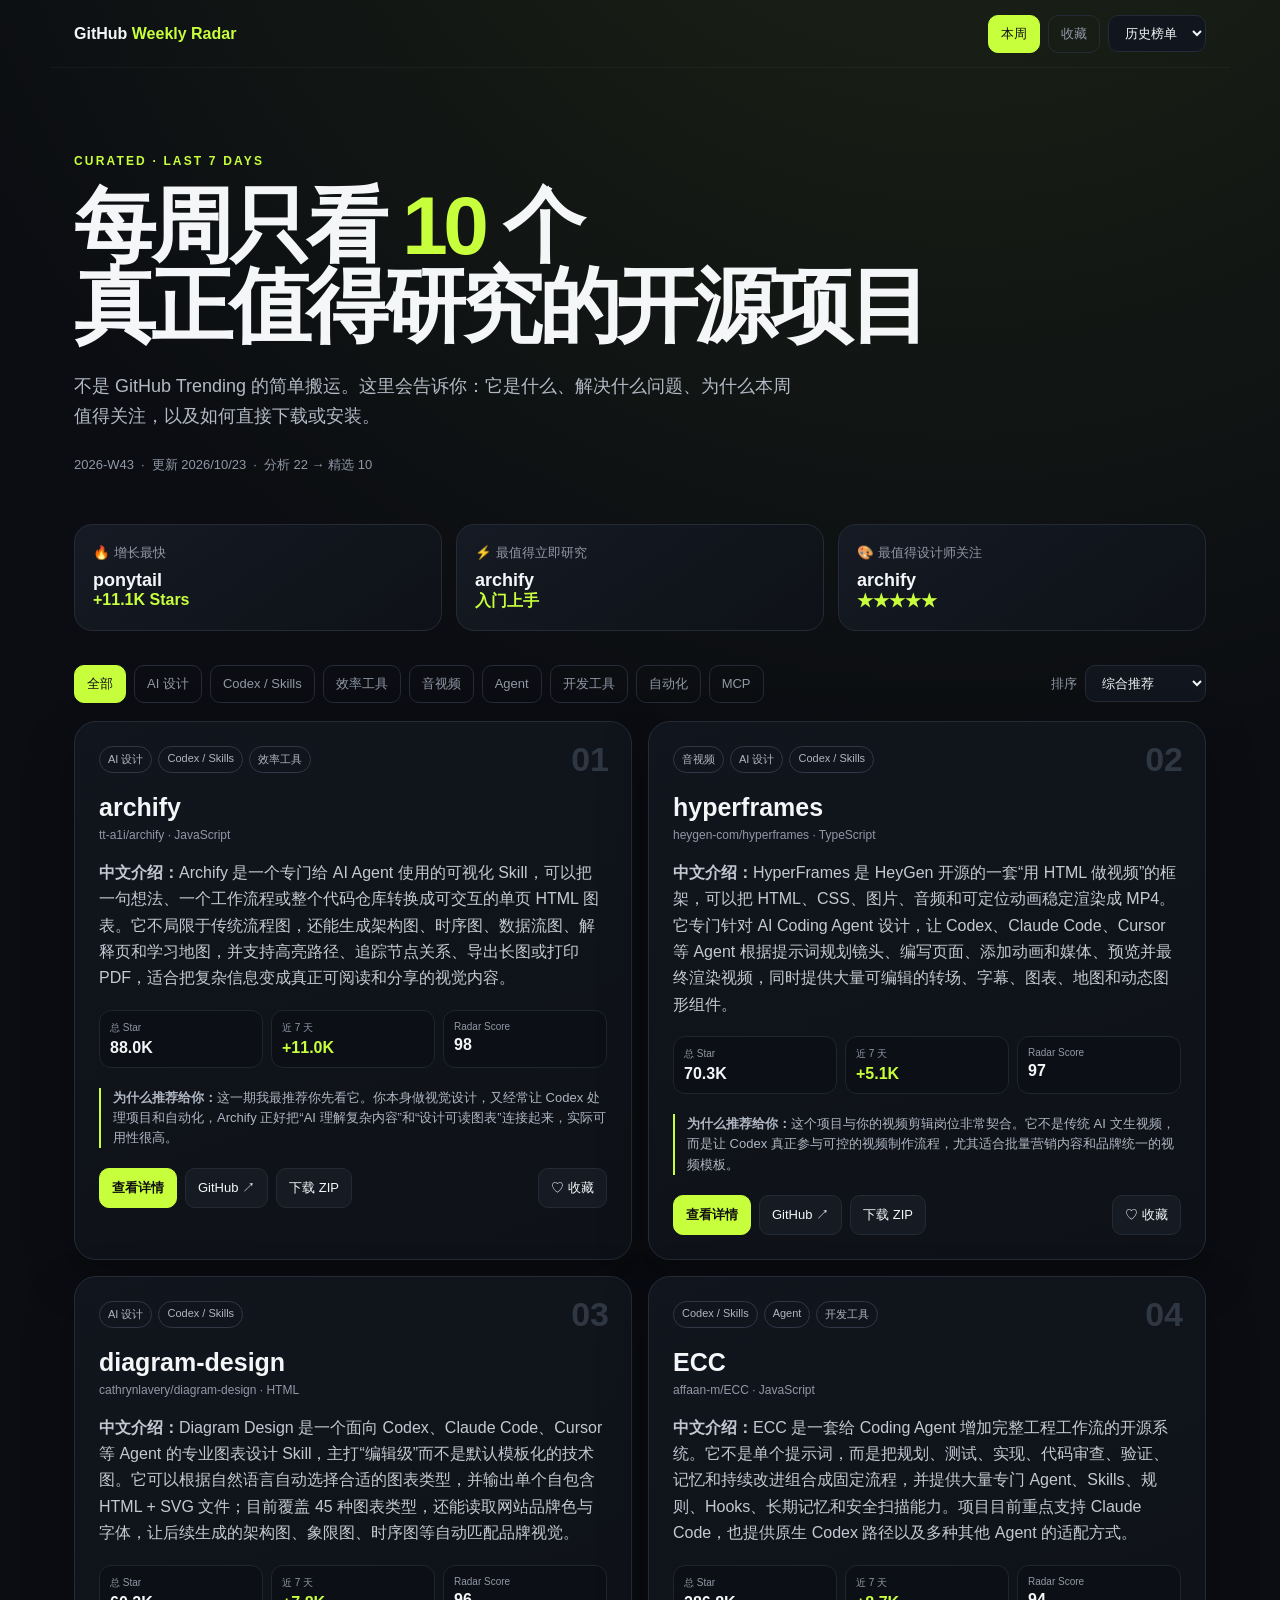
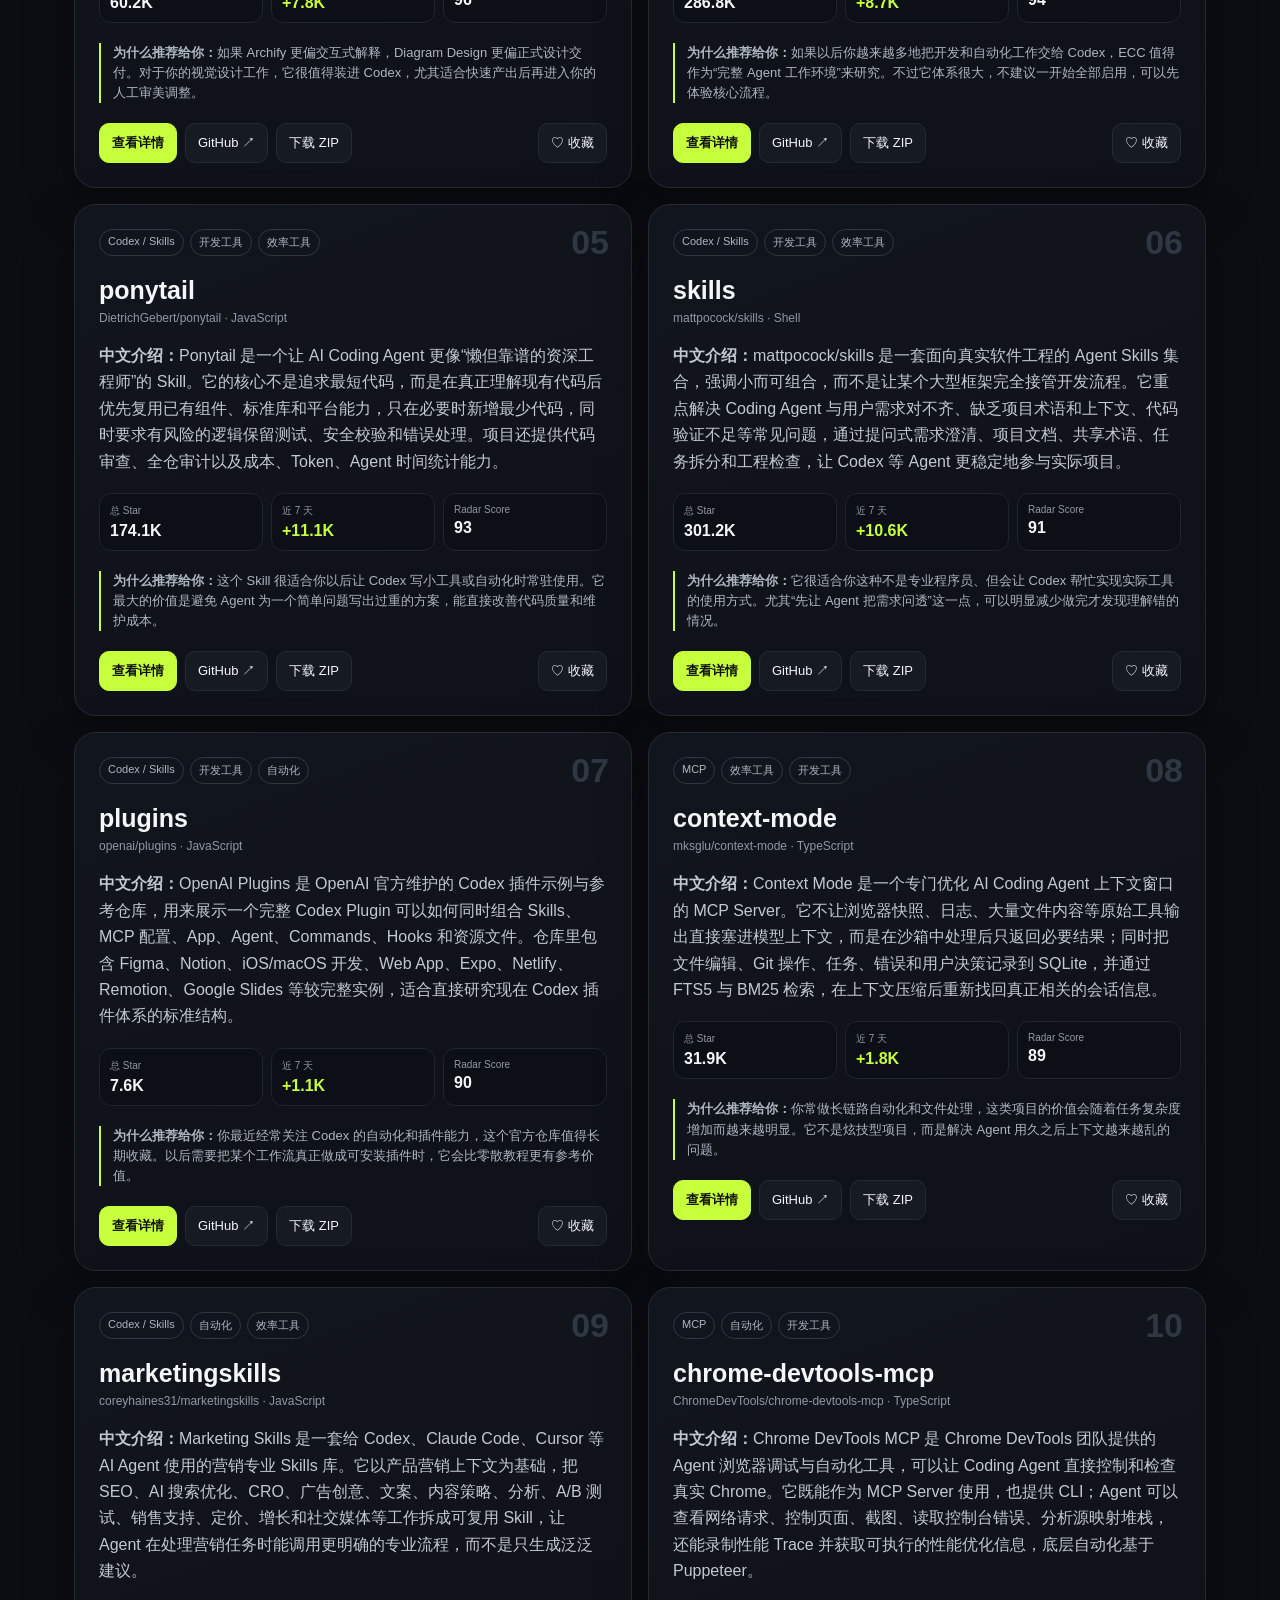
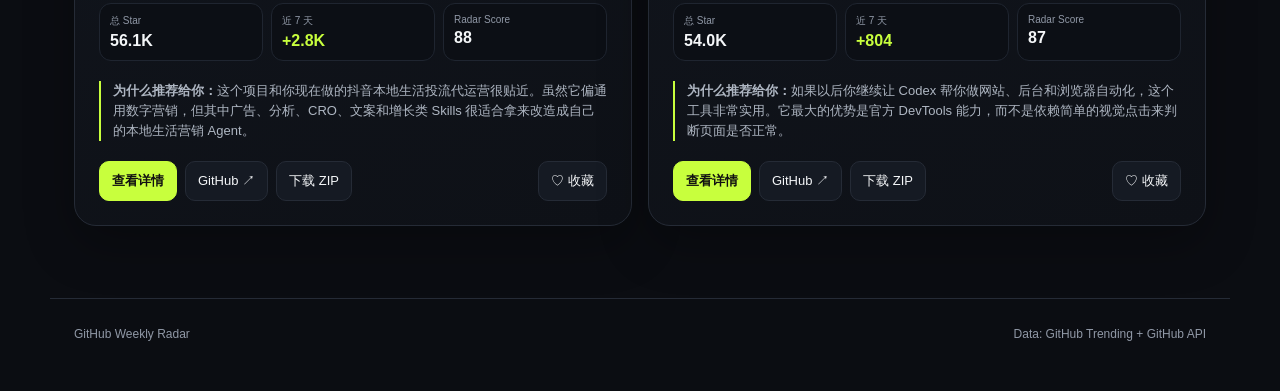
<file: site/index.html>
<!doctype html>
<html lang="zh-CN">
<head>
  <meta charset="utf-8" />
  <meta name="viewport" content="width=device-width, initial-scale=1" />
  <meta name="theme-color" content="#0b0d12" />
  <title>GitHub Weekly Radar</title>
  <meta name="description" content="每周只精选 10 个真正值得研究、下载和使用的 GitHub 项目。" />
  <link rel="manifest" href="manifest.webmanifest" />
  <link rel="icon" href="favicon.svg" type="image/svg+xml" />
  <link rel="stylesheet" href="styles.css" />
</head>
<body>
  <header class="topbar">
    <a class="brand" href="#">GitHub <span>Weekly Radar</span></a>
    <nav>
      <button class="nav-btn active" data-view="latest">本周</button>
      <button class="nav-btn" data-view="favorites">收藏</button>
      <select id="archiveSelect" aria-label="历史榜单"><option value="">历史榜单</option></select>
    </nav>
  </header>
  <main>
    <section class="hero">
      <div class="eyebrow">CURATED · LAST 7 DAYS</div>
      <h1>每周只看 <em>10</em> 个<br/>真正值得研究的开源项目</h1>
      <p>不是 GitHub Trending 的简单搬运。这里会告诉你：它是什么、解决什么问题、为什么本周值得关注，以及如何直接下载或安装。</p>
      <div class="hero-meta"><span id="periodLabel">—</span><span class="dot">·</span><span id="updatedLabel">—</span><span class="dot">·</span><span id="countLabel">—</span></div>
    </section>
    <section class="spotlights" id="spotlights"></section>
    <section class="controls"><div class="filters" id="filters"></div><div class="sort-wrap"><label for="sortSelect">排序</label><select id="sortSelect"><option value="rank">综合推荐</option><option value="weekly">本周 Star</option><option value="score">Radar Score</option></select></div></section>
    <section class="grid" id="projectGrid"></section>
    <section class="empty" id="emptyState" hidden>当前没有符合筛选条件的项目。</section>
  </main>
  <dialog id="detailDialog"><button class="dialog-close" id="dialogClose" aria-label="关闭">×</button><div id="dialogContent"></div></dialog>
  <footer><span>GitHub Weekly Radar</span><span>Data: GitHub Trending + GitHub API</span></footer>
  <script src="app.js"></script>
</body>
</html>
</file>
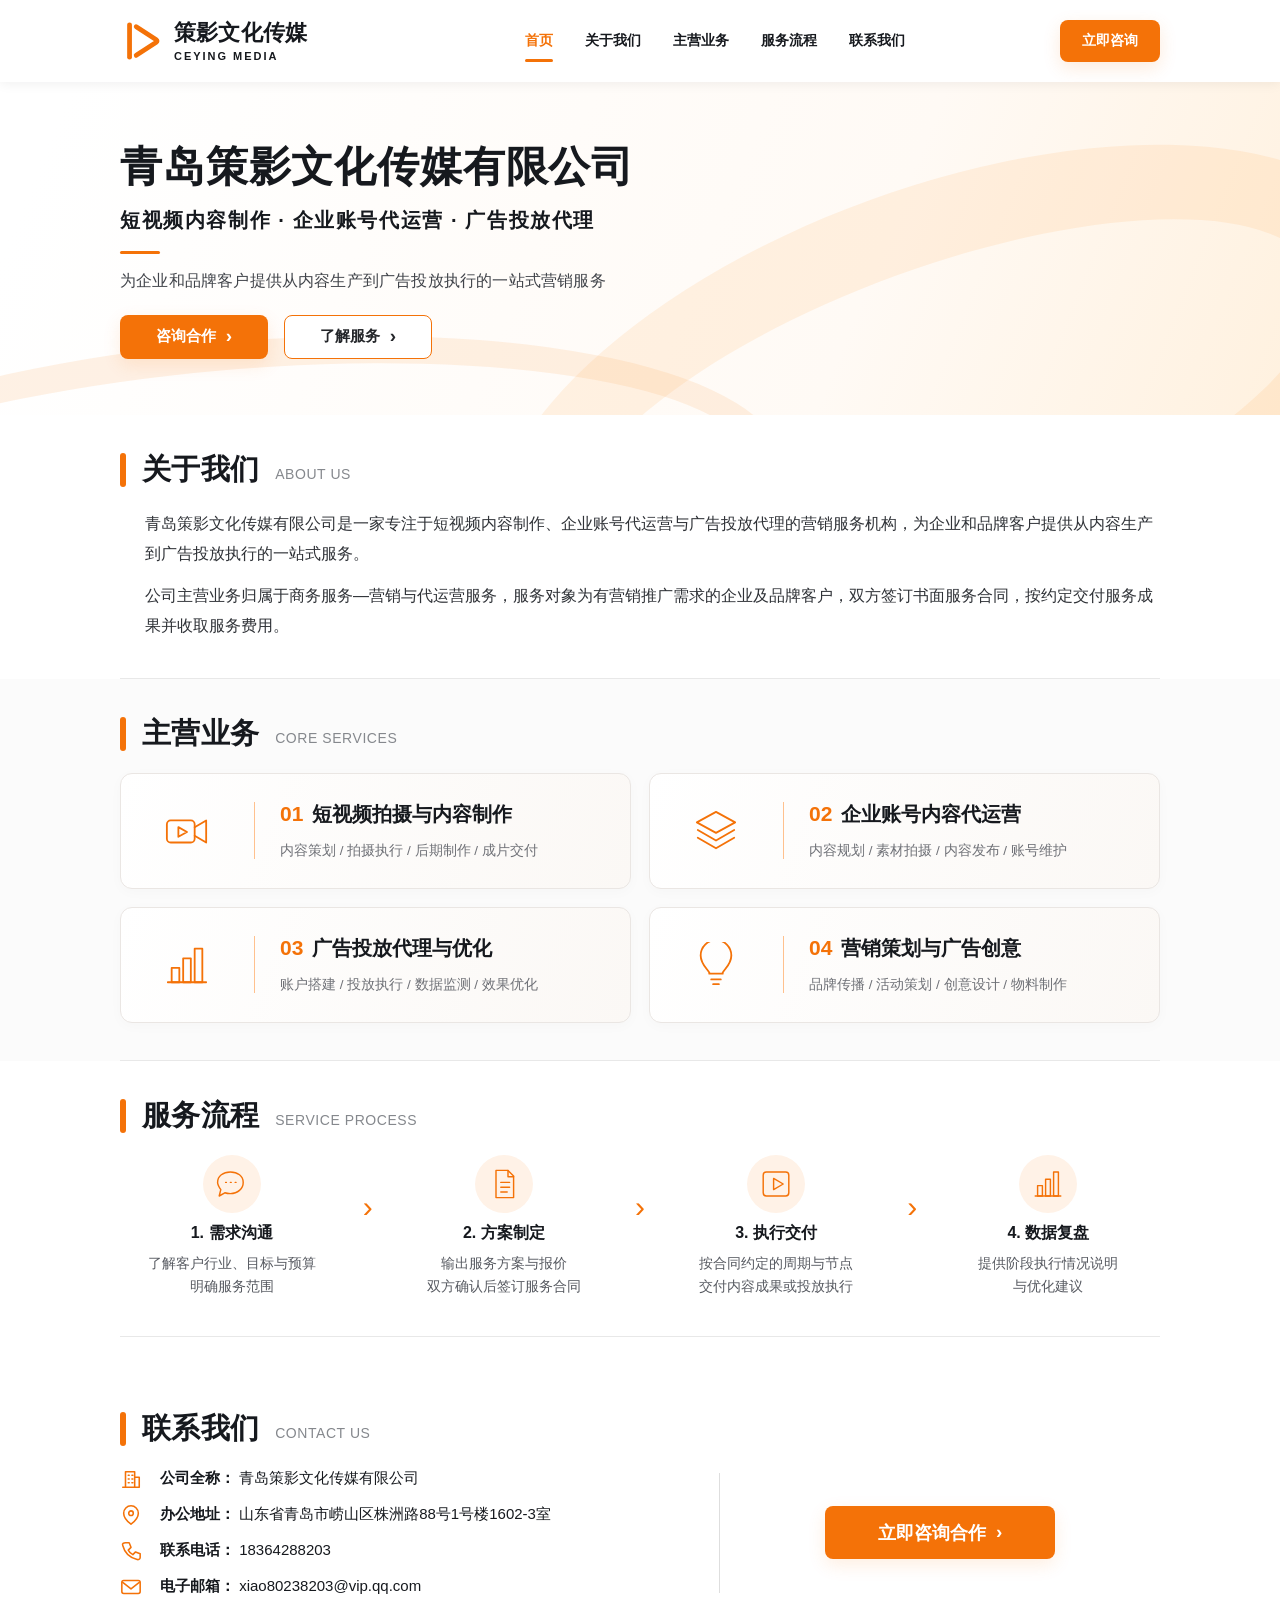
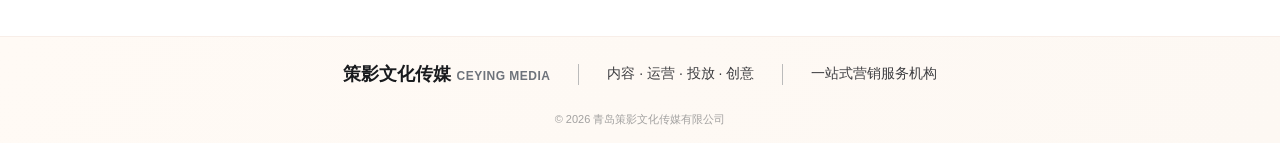
<file: site/ceying/index.html>
<!doctype html>
<html lang="zh-CN">
<head>
  <meta charset="UTF-8">
  <meta name="viewport" content="width=1100">
  <meta name="description" content="青岛策影文化传媒有限公司专注短视频内容制作、企业账号内容代运营、广告投放代理与优化，提供从内容生产到广告投放执行的一站式营销服务。">
  <meta name="theme-color" content="#ffffff">
  <title>青岛策影文化传媒有限公司｜短视频内容制作 · 账号代运营 · 广告投放</title>
  <style>
    :root { --orange:#f47208; --orange-dark:#e45e00; --ink:#16191e; --muted:#777b83; --line:#ebebeb; --panel:#faf9f7; --max:1040px; }
    * { box-sizing:border-box; }
    html { scroll-behavior:smooth; scroll-padding-top:105px; }
    body { margin:0; min-width:1100px; background:#fff; color:var(--ink); font-family:-apple-system,BlinkMacSystemFont,"PingFang SC","Microsoft YaHei","Noto Sans CJK SC",sans-serif; -webkit-font-smoothing:antialiased; }
    a { color:inherit; text-decoration:none; }
    button { font:inherit; }
    .container { width:var(--max); margin:auto; }
    .header { position:sticky; top:0; z-index:30; height:82px; background:rgba(255,255,255,.97); box-shadow:0 1px 12px rgba(22,25,30,.07); }
    .header-inner { height:100%; display:flex; align-items:center; justify-content:space-between; gap:28px; }
    .logo { display:flex; align-items:center; gap:12px; min-width:250px; }
    .brand-icon { width:42px; height:42px; flex:none; }
    .logo-text { display:flex; flex-direction:column; line-height:1.14; }
    .logo-text strong { font-weight:900; font-size:22px; letter-spacing:.01em; }
    .logo-text small { font-size:11px; font-weight:700; letter-spacing:.18em; margin-top:5px; }
    .nav { display:flex; height:100%; align-items:center; gap:32px; font-size:14px; font-weight:700; }
    .nav a { height:100%; display:flex; align-items:center; position:relative; transition:color .18s; }
    .nav a:hover,.nav a.active { color:var(--orange); }
    .nav a.active:after { content:""; position:absolute; left:0; right:0; bottom:20px; height:3px; border-radius:3px; background:var(--orange); }
    .top-cta { display:inline-flex; align-items:center; justify-content:center; background:var(--orange); color:#fff; border-radius:8px; font-weight:750; padding:12px 22px; font-size:14px; white-space:nowrap; box-shadow:0 6px 18px rgba(244,114,8,.14); transition:background .18s,transform .18s; }
    .top-cta:hover,.btn-primary:hover { background:var(--orange-dark); transform:translateY(-1px); }
    .hero { height:333px; position:relative; background:linear-gradient(112deg,#ffffff 5%,#fffaf5 67%,#fff1df 100%); overflow:hidden; }
    .hero:before { content:""; position:absolute; width:790px; height:285px; right:-140px; top:105px; border:80px solid rgba(255,165,69,.13); border-radius:50%; transform:rotate(-20deg); }
    .hero:after { content:""; position:absolute; width:1050px; height:285px; left:-320px; top:260px; border:28px solid rgba(248,173,100,.17); border-radius:50%; transform:rotate(-5deg); }
    .hero-inner { position:relative; z-index:1; padding-top:58px; }
    h1 { font-size:42px; line-height:1.3; margin:0 0 12px; letter-spacing:.02em; font-weight:900; }
    .hero-sub { font-size:20px; font-weight:750; letter-spacing:.08em; margin:0 0 14px; }
    .hero-line { height:3px; width:40px; background:var(--orange); border-radius:5px; margin:17px 0; }
    .hero-desc { margin:0 0 23px; font-size:16px; color:#41444a; letter-spacing:.012em; }
    .actions { display:flex; gap:16px; }
    .btn { display:inline-flex; align-items:center; justify-content:center; gap:10px; padding:12px 27px; min-width:148px; height:44px; font-size:15px; border-radius:8px; font-weight:700; transition:background .18s,transform .18s; }
    .btn-primary { background:var(--orange); color:#fff; box-shadow:0 6px 18px rgba(244,114,8,.12); }
    .btn-outline { color:#24262a; border:1.5px solid var(--orange); background:#fff; }
    .btn-outline:hover { background:#fff3e9; }
    .arrow { font-size:19px; line-height:0; transform:translateY(-1px); }
    section { scroll-margin-top:98px; }
    .section-block { padding:35px 0 37px; border-bottom:1px solid #e8e8e8; }
    .section-head { display:flex; align-items:baseline; gap:16px; margin:0 0 19px; }
    .section-head:before { content:""; align-self:center; width:6px; height:34px; flex:none; background:var(--orange); border-radius:8px; }
    .section-head h2 { font-size:29px; font-weight:900; margin:0; letter-spacing:.01em; }
    .section-head span { color:#85888d; font-size:14px; font-weight:500; letter-spacing:.04em; }
    .about p { margin:0 0 12px 25px; font-size:16px; line-height:1.87; color:#2f3237; }
    .about p:last-child { margin-bottom:0; }
    .services { background:#fbfbfb; }
    .service-grid { display:grid; grid-template-columns:repeat(2,1fr); gap:18px; }
    .service-card { min-height:116px; display:flex; align-items:center; gap:25px; padding:23px 24px; border:1px solid #eae6e3; border-radius:12px; background:linear-gradient(110deg,#fff 0%,#fbf8f5 100%); box-shadow:0 3px 14px rgba(28,22,14,.025); }
    .service-icon { color:var(--orange); display:flex; align-items:center; justify-content:center; width:84px; flex:none; }
    .service-icon svg { width:46px; height:46px; stroke:currentColor; fill:none; stroke-width:1.9; stroke-linecap:round; stroke-linejoin:round; }
    .card-sep { height:57px; width:1px; background:#ffc18e; flex:none; }
    .service-copy h3 { font-size:20px; line-height:1.4; margin:0 0 11px; font-weight:850; white-space:nowrap; }
    .service-copy h3 em { color:var(--orange); font-size:21px; font-style:normal; margin-right:9px; }
    .service-copy p { color:#6f7177; font-size:13.5px; margin:0; line-height:1.65; white-space:nowrap; }
    .process { padding-bottom:39px; }
    .steps { display:grid; grid-template-columns:1fr 35px 1fr 35px 1fr 35px 1fr; align-items:center; text-align:center; gap:7px; }
    .step .circle { height:58px; width:58px; display:flex; align-items:center; justify-content:center; background:#fff2e7; color:var(--orange); margin:0 auto 10px; border-radius:50%; }
    .step .circle svg { width:32px; height:32px; fill:none; stroke:currentColor; stroke-width:1.8; stroke-linejoin:round; stroke-linecap:round; }
    .step h3 { font-size:16px; font-weight:850; margin:0 0 8px; }
    .step p { margin:0; color:#575a61; font-size:13.5px; line-height:1.75; }
    .between { color:var(--orange); font-size:30px; font-weight:300; transform:translateY(-20px); }
    .contact { padding:33px 0 38px; border-bottom:0; }
    .contact-layout { display:grid; grid-template-columns:1.36fr 1fr; align-items:center; }
    .contact-info { display:flex; flex-direction:column; gap:14px; }
    .contact-row { display:flex; align-items:center; gap:18px; font-size:15px; }
    .contact-row svg { width:22px; height:22px; flex:none; stroke:var(--orange); stroke-width:1.7; fill:none; stroke-linecap:round; stroke-linejoin:round; }
    .contact-row a:hover { color:var(--orange); }
    .contact-action { min-height:120px; border-left:1px solid #dedede; display:flex; align-items:center; justify-content:center; }
    .contact-action .btn { min-width:230px; height:53px; font-size:18px; }
    .footer { background:linear-gradient(120deg,#fffaf5,#fdf8f3); border-top:1px solid #f8eee8; }
    .footer-inner { min-height:75px; display:flex; justify-content:center; align-items:center; gap:28px; color:#3d3d40; font-size:14px; }
    .footer-inner b { color:#191b1e; font-size:18px; }
    .footer-inner small { margin-left:6px; color:#6e737b; font-size:12px; font-weight:700; letter-spacing:.04em; }
    .foot-divider { height:21px; width:1px; background:#bbb; }
    .copyright { text-align:center; color:#a2a1a0; font-size:11px; padding:0 0 16px; }
    @media (prefers-reduced-motion:reduce) { html {scroll-behavior:auto;} .btn,.top-cta { transition:none; } }
  </style>
</head>
<body>
  <header class="header">
    <div class="container header-inner">
      <a class="logo" href="#home" aria-label="策影文化传媒 - 返回首页">
        <svg class="brand-icon" viewBox="0 0 44 44" fill="none" aria-hidden="true">
          <path d="M10 5V39" stroke="#F47208" stroke-width="5" stroke-linecap="round"/>
          <path d="M17 7L38 20.8C39.1 21.5 39.1 22.5 38 23.2L17 37" stroke="#F47208" stroke-width="5" stroke-linecap="round" stroke-linejoin="round"/>
        </svg>
        <div class="logo-text"><strong>策影文化传媒</strong><small>CEYING MEDIA</small></div>
      </a>
      <nav class="nav" aria-label="页面导航">
        <a class="active" href="#home">首页</a>
        <a href="#about">关于我们</a>
        <a href="#services">主营业务</a>
        <a href="#process">服务流程</a>
        <a href="#contact">联系我们</a>
      </nav>
      <a class="top-cta" href="tel:18364288203">立即咨询</a>
    </div>
  </header>
  <main>
    <section id="home" class="hero">
      <div class="container hero-inner">
        <h1>青岛策影文化传媒有限公司</h1>
        <p class="hero-sub">短视频内容制作 · 企业账号代运营 · 广告投放代理</p>
        <div class="hero-line"></div>
        <p class="hero-desc">为企业和品牌客户提供从内容生产到广告投放执行的一站式营销服务</p>
        <div class="actions">
          <a class="btn btn-primary" href="#contact">咨询合作 <span class="arrow">›</span></a>
          <a class="btn btn-outline" href="#services">了解服务 <span class="arrow">›</span></a>
        </div>
      </div>
    </section>
    <section id="about" class="about">
      <div class="container section-block">
        <div class="section-head"><h2>关于我们</h2><span>ABOUT US</span></div>
        <p>青岛策影文化传媒有限公司是一家专注于短视频内容制作、企业账号代运营与广告投放代理的营销服务机构，为企业和品牌客户提供从内容生产到广告投放执行的一站式服务。</p>
        <p>公司主营业务归属于商务服务—营销与代运营服务，服务对象为有营销推广需求的企业及品牌客户，双方签订书面服务合同，按约定交付服务成果并收取服务费用。</p>
      </div>
    </section>
    <section id="services" class="services">
      <div class="container section-block">
        <div class="section-head"><h2>主营业务</h2><span>CORE SERVICES</span></div>
        <div class="service-grid">
          <article class="service-card">
            <div class="service-icon"><svg viewBox="0 0 48 48" aria-hidden="true"><rect x="3" y="13" width="29" height="23" rx="4"/><path d="M32 20 44 13v23L32 29"/><path d="m15 20 9 5-9 5z"/></svg></div>
            <div class="card-sep"></div>
            <div class="service-copy"><h3><em>01</em>短视频拍摄与内容制作</h3><p>内容策划 / 拍摄执行 / 后期制作 / 成片交付</p></div>
          </article>
          <article class="service-card">
            <div class="service-icon"><svg viewBox="0 0 48 48" aria-hidden="true"><path d="m24 4 20 11-20 11L4 15 24 4Z"/><path d="m5 23 19 11 19-11M5 31l19 11 19-11"/></svg></div>
            <div class="card-sep"></div>
            <div class="service-copy"><h3><em>02</em>企业账号内容代运营</h3><p>内容规划 / 素材拍摄 / 内容发布 / 账号维护</p></div>
          </article>
          <article class="service-card">
            <div class="service-icon"><svg viewBox="0 0 48 48" aria-hidden="true"><path d="M4 42h40"/><rect x="8" y="27" width="8" height="15"/><rect x="20" y="17" width="8" height="25"/><rect x="32" y="7" width="8" height="35"/></svg></div>
            <div class="card-sep"></div>
            <div class="service-copy"><h3><em>03</em>广告投放代理与优化</h3><p>账户搭建 / 投放执行 / 数据监测 / 效果优化</p></div>
          </article>
          <article class="service-card">
            <div class="service-icon"><svg viewBox="0 0 48 48" aria-hidden="true"><path d="M17 32c-2-4-9-9-9-18a16 16 0 0 1 32 0c0 9-7 14-9 18"/><path d="M17 33h14M19 39h10M21 44h6"/></svg></div>
            <div class="card-sep"></div>
            <div class="service-copy"><h3><em>04</em>营销策划与广告创意</h3><p>品牌传播 / 活动策划 / 创意设计 / 物料制作</p></div>
          </article>
        </div>
      </div>
    </section>
    <section id="process" class="process">
      <div class="container section-block">
        <div class="section-head"><h2>服务流程</h2><span>SERVICE PROCESS</span></div>
        <div class="steps">
          <div class="step"><div class="circle"><svg viewBox="0 0 40 40"><path d="M34 18c0 8-7 14-16 14-2 0-5-.3-7-1l-7 4 2-8C4 24 2 21 2 18 2 10 9 5 18 5s16 5 16 13Z"/><path d="M12 18h1m5 0h1m5 0h1"/></svg></div><h3>1. 需求沟通</h3><p>了解客户行业、目标与预算<br>明确服务范围</p></div>
          <div class="between">›</div>
          <div class="step"><div class="circle"><svg viewBox="0 0 40 40"><path d="M10 3h15l7 7v27H10Z"/><path d="M25 3v8h7M16 18h11M16 24h11M16 30h8"/></svg></div><h3>2. 方案制定</h3><p>输出服务方案与报价<br>双方确认后签订服务合同</p></div>
          <div class="between">›</div>
          <div class="step"><div class="circle"><svg viewBox="0 0 40 40"><rect x="4" y="5" width="32" height="30" rx="4"/><path d="m17 13 12 7-12 7Z"/></svg></div><h3>3. 执行交付</h3><p>按合同约定的周期与节点<br>交付内容成果或投放执行</p></div>
          <div class="between">›</div>
          <div class="step"><div class="circle"><svg viewBox="0 0 40 40"><path d="M4 35h32"/><rect x="7" y="22" width="6" height="13"/><rect x="17" y="14" width="6" height="21"/><rect x="27" y="5" width="6" height="30"/></svg></div><h3>4. 数据复盘</h3><p>提供阶段执行情况说明<br>与优化建议</p></div>
        </div>
      </div>
    </section>
    <section id="contact" class="contact">
      <div class="container">
        <div class="section-head"><h2>联系我们</h2><span>CONTACT US</span></div>
        <div class="contact-layout">
          <div class="contact-info">
            <div class="contact-row"><svg viewBox="0 0 24 24"><path d="M3 21h18M6 21V4h10v17M16 10h5v11M9 8h1m3 0h1m-5 4h1m3 0h1m-5 4h1m3 0h1"/></svg><span><b>公司全称：</b> 青岛策影文化传媒有限公司</span></div>
            <div class="contact-row"><svg viewBox="0 0 24 24"><path d="M20 10c0 6-8 12-8 12S4 16 4 10a8 8 0 1 1 16 0Z"/><circle cx="12" cy="10" r="2.5"/></svg><span><b>办公地址：</b> 山东省青岛市崂山区株洲路88号1号楼1602-3室</span></div>
            <div class="contact-row"><svg viewBox="0 0 24 24"><path d="M6 3h4l2 5-3 3c1 2 3 4 5 5l3-3 5 2v4c0 2-2 3-4 2A21 21 0 0 1 3 6c-1-2 1-3 3-3Z"/></svg><span><b>联系电话：</b> <a href="tel:18364288203">18364288203</a></span></div>
            <div class="contact-row"><svg viewBox="0 0 24 24"><rect x="2" y="5" width="20" height="14" rx="2"/><path d="m3 7 9 7 9-7"/></svg><span><b>电子邮箱：</b> <a href="mailto:xiao80238203@vip.qq.com">xiao80238203@vip.qq.com</a></span></div>
          </div>
          <div class="contact-action"><a href="tel:18364288203" class="btn btn-primary">立即咨询合作 <span class="arrow">›</span></a></div>
        </div>
      </div>
    </section>
  </main>
  <footer class="footer">
    <div class="container footer-inner"><span><b>策影文化传媒</b><small>CEYING MEDIA</small></span><span class="foot-divider"></span><span>内容 · 运营 · 投放 · 创意</span><span class="foot-divider"></span><span>一站式营销服务机构</span></div>
    <div class="copyright">© 2026 青岛策影文化传媒有限公司</div>
  </footer>
</body>
</html>
</file>
<file: site/styles.css>
:root{--bg:#0b0d12;--panel:#11151d;--panel2:#151a24;--text:#f4f6f8;--muted:#9098a6;--line:#252b36;--accent:#c8ff3d;--shadow:0 18px 50px rgba(0,0,0,.28)}*{box-sizing:border-box}html{scroll-behavior:smooth}body{margin:0;background:radial-gradient(circle at 75% -10%,rgba(200,255,61,.10),transparent 28%),var(--bg);color:var(--text);font-family:Inter,-apple-system,BlinkMacSystemFont,"Segoe UI","PingFang SC","Microsoft YaHei",sans-serif}.topbar{height:68px;display:flex;align-items:center;justify-content:space-between;max-width:1180px;margin:auto;padding:0 24px;border-bottom:1px solid rgba(255,255,255,.04)}.brand{font-weight:800;color:var(--text);text-decoration:none}.brand span{color:var(--accent)}nav{display:flex;gap:8px;align-items:center}.nav-btn,select,.filter-btn{background:transparent;border:1px solid var(--line);color:var(--muted);border-radius:10px;padding:9px 12px;cursor:pointer}.nav-btn.active,.filter-btn.active{color:#111;background:var(--accent);border-color:var(--accent)}select{color:var(--text);background:var(--panel)}main{max-width:1180px;margin:auto;padding:0 24px 72px}.hero{padding:86px 0 50px;max-width:860px}.eyebrow{font-size:12px;letter-spacing:.18em;color:var(--accent);font-weight:700}.hero h1{font-size:clamp(44px,7vw,82px);line-height:.98;letter-spacing:-.055em;margin:18px 0 24px}.hero h1 em{font-style:normal;color:var(--accent)}.hero p{max-width:720px;color:#b3bac5;font-size:18px;line-height:1.7}.hero-meta{color:var(--muted);font-size:13px;margin-top:24px}.dot{padding:0 7px}.spotlights{display:grid;grid-template-columns:repeat(3,1fr);gap:14px;margin-bottom:34px}.spot{background:linear-gradient(145deg,var(--panel2),#0e1117);border:1px solid var(--line);border-radius:18px;padding:18px}.spot small{color:var(--muted)}.spot strong{display:block;margin-top:8px;font-size:18px}.spot b{color:var(--accent)}.controls{display:flex;align-items:center;justify-content:space-between;gap:18px;margin:30px 0 18px}.filters{display:flex;flex-wrap:wrap;gap:8px}.filter-btn{font-size:13px}.sort-wrap{display:flex;align-items:center;gap:8px;color:var(--muted);font-size:13px}.grid{display:grid;grid-template-columns:repeat(2,minmax(0,1fr));gap:16px}.card{position:relative;background:linear-gradient(160deg,var(--panel),#0e1117);border:1px solid var(--line);border-radius:22px;padding:24px;box-shadow:var(--shadow);transition:.2s transform,.2s border-color}.card:hover{transform:translateY(-3px);border-color:#3a4352}.rank{position:absolute;right:22px;top:18px;font-weight:900;font-size:34px;color:#2f3743}.tags{display:flex;gap:6px;flex-wrap:wrap;margin-bottom:20px}.tag{font-size:11px;padding:5px 8px;border:1px solid #303746;border-radius:999px;color:#aeb6c2}.card h2{margin:0 54px 6px 0;font-size:25px}.repo{color:var(--muted);font-size:12px}.summary{color:#c3c9d2;line-height:1.65;min-height:79px;margin:18px 0}.stats{display:grid;grid-template-columns:repeat(3,1fr);gap:8px;margin:18px 0}.stat{background:#0c0f15;border:1px solid #1f2530;border-radius:12px;padding:10px}.stat small{color:var(--muted);display:block;font-size:10px}.stat strong{display:block;margin-top:4px}.stat .up{color:var(--accent)}.reason{border-left:2px solid var(--accent);padding-left:12px;color:#aeb6c2;font-size:13px;line-height:1.55;margin:20px 0}.actions{display:flex;gap:8px;flex-wrap:wrap}.btn{border:1px solid var(--line);background:#151a23;color:var(--text);text-decoration:none;border-radius:10px;padding:10px 12px;font-size:13px;cursor:pointer}.btn.primary{background:var(--accent);color:#111;border-color:var(--accent);font-weight:750}.heart{margin-left:auto}.heart.saved{color:#111;background:var(--accent)}.empty{text-align:center;color:var(--muted);padding:60px}dialog{width:min(900px,calc(100vw - 28px));max-height:90vh;border:1px solid #343c49;border-radius:24px;background:#10141c;color:var(--text);padding:0;box-shadow:0 30px 100px rgba(0,0,0,.65)}dialog::backdrop{background:rgba(0,0,0,.72);backdrop-filter:blur(6px)}.dialog-close{position:sticky;float:right;top:14px;right:16px;z-index:2;width:38px;height:38px;border-radius:50%;border:1px solid var(--line);background:#171c25;color:#fff;font-size:24px;cursor:pointer}.detail{padding:44px}.detail h2{font-size:40px;margin:6px 0}.detail .lead{font-size:18px;line-height:1.75;color:#c4cad3}.detail-grid{display:grid;grid-template-columns:1fr 1fr;gap:16px;margin:28px 0}.detail-section{background:#0b0e13;border:1px solid var(--line);border-radius:16px;padding:20px}.detail-section h3{margin:0 0 12px;font-size:15px;color:var(--accent)}.detail-section p,.detail-section li{color:#bcc3cd;line-height:1.7;font-size:14px}.detail-section ul{padding-left:18px;margin-bottom:0}.codebox{background:#07090d;border:1px solid #222936;border-radius:12px;padding:14px;display:flex;align-items:center;gap:10px;overflow:auto}.codebox code{white-space:nowrap;color:#d8dee8;flex:1}.detail-actions{display:flex;gap:8px;flex-wrap:wrap;margin-top:24px}footer{border-top:1px solid var(--line);max-width:1180px;margin:auto;padding:28px 24px 50px;color:var(--muted);font-size:12px;display:flex;justify-content:space-between}@media(max-width:780px){.topbar{height:auto;padding-top:14px;padding-bottom:14px;align-items:flex-start;gap:14px;flex-direction:column}.hero{padding-top:58px}.hero h1{font-size:48px}.hero p{font-size:16px}.spotlights,.grid{grid-template-columns:1fr}.controls{align-items:flex-start;flex-direction:column}.summary{min-height:0}.detail{padding:28px 20px}.detail h2{font-size:30px}.detail-grid{grid-template-columns:1fr}.stats{grid-template-columns:repeat(3,1fr)}footer{flex-direction:column;gap:8px}}
</file>
